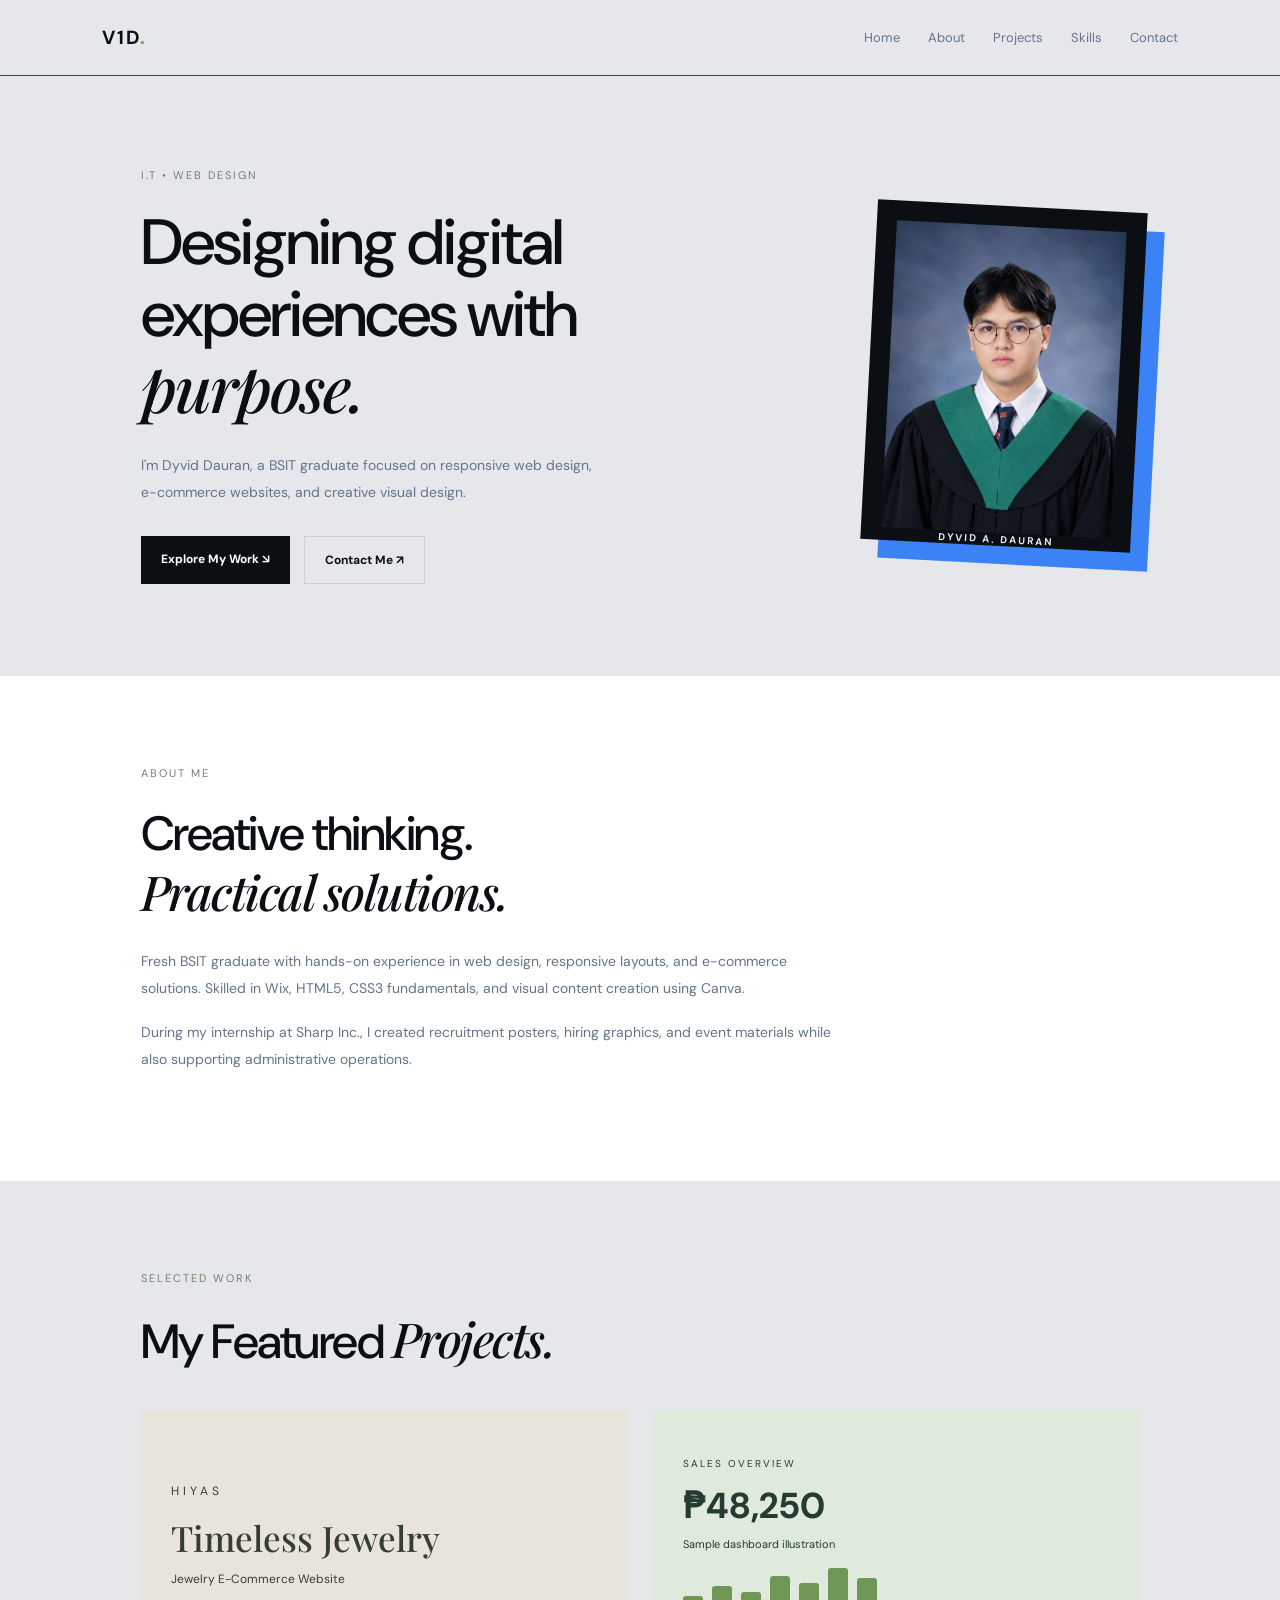
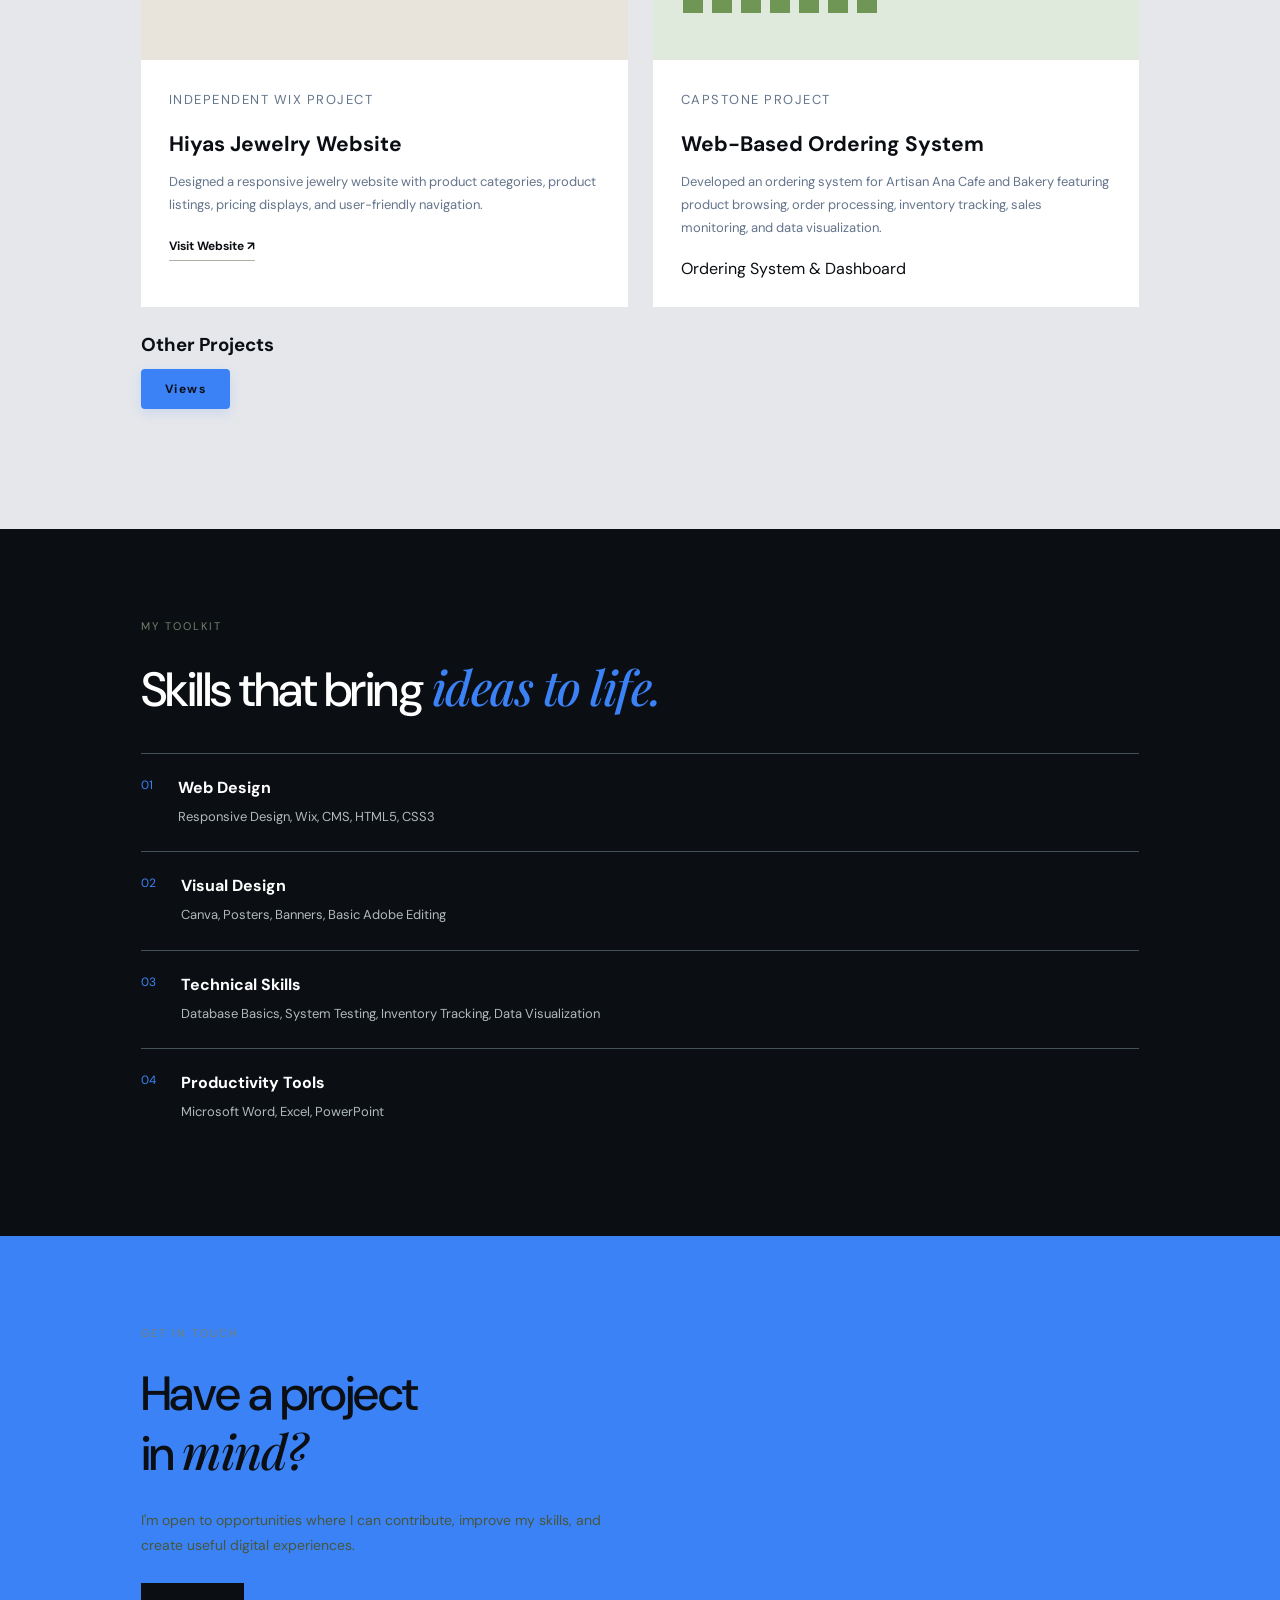
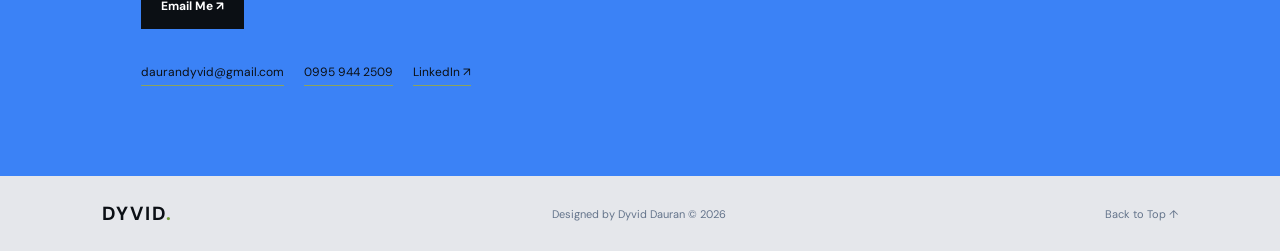
<file: index.html>
<!DOCTYPE html>
<html lang="en">
<head>
    <meta charset="UTF-8">
    <meta name="viewport" content="width=device-width, initial-scale=1.0">
    <title>Dyvid Dauran | Portfolio</title>
    <link rel="stylesheet" href="dyvid.css">
</head>
<body>

    <!-- Navigation -->
    <header>
        <a href="#home" class="logo">V1D<span>.</span></a>

        <nav>
            <a href="#home">Home</a>
            <a href="#about">About</a>
            <a href="#projects">Projects</a>
            <a href="#skills">Skills</a>
            <a href="#contact">Contact</a>
        </nav>
    </header>

    <!-- Hero Section -->
    <section class="hero" id="home">
        <div class="hero-content">
            <p class="eyebrow">I.T • WEB DESIGN</p>

            <h1>
                Designing digital<br>
                experiences with
                <em>purpose.</em>
            </h1>

            <p class="description">
                I'm Dyvid Dauran, a BSIT graduate focused on
                responsive web design, e-commerce websites,
                and creative visual design.
            </p>

            <div class="buttons">
                <a href="#projects" class="btn primary">
                    Explore My Work ↘
                </a>

                <a href="#contact" class="btn secondary">
                    Contact Me ↗
                </a>
            </div>
        </div>
<!-- Gawin itong Picture "Dyvid" -->        
        <div class="hero-card">
    <img src="me2.png"
         alt="My profile picture"
         class="profile-picture">

    <div class="card-bottom"><b>DYVID A. DAURAN</b></div>
</div>
    </section>

    <!-- About Section -->
    <section class="about section" id="about">
        <p class="section-label">ABOUT ME</p>

        <h2>Creative thinking.<br>
            <em>Practical solutions.</em>
        </h2>

        <p>
            Fresh BSIT graduate with hands-on experience in
            web design, responsive layouts, and e-commerce
            solutions. Skilled in Wix, HTML5, CSS3 fundamentals,
            and visual content creation using Canva.
        </p>

        <p>
            During my internship at Sharp Inc., I created
            recruitment posters, hiring graphics, and event
            materials while also supporting administrative
            operations.
        </p>
    </section>

    <!-- Projects Section -->
    <section class="projects section" id="projects">
        <p class="section-label">SELECTED WORK</p>
        <h2>My Featured <em>Projects.</em></h2>

        <div class="project-container">

            <article class="project">
                <div class="project-image jewelry">
                    <span>HIYAS</span>
                    <h3>Timeless Jewelry</h3>
                    <p>Jewelry E-Commerce Website</p>
                </div>

                <div class="project-info">
                    <p class="project-type">INDEPENDENT WIX PROJECT</p>
                    <h3>Hiyas Jewelry Website</h3>

                    <p>
                        Designed a responsive jewelry website
                        with product categories, product listings,
                        pricing displays, and user-friendly navigation.
                    </p>

                    <a href="https://daviddauran05.wixsite.com/hiyas"
                       target="_blank" rel="noopener"
                       class="project-link">
                        Visit Website ↗
                    </a>
                </div>
            </article>

            <article class="project">
                <div class="project-image dashboard">
                    <span>SALES OVERVIEW</span>
                    <h3>₱48,250</h3>
                    <p>Sample dashboard illustration</p>
                    <div class="chart-bars">
                        <i></i><i></i><i></i><i></i>
                        <i></i><i></i><i></i>
                    </div>
                </div>

                <div class="project-info">
                    <p class="project-type">CAPSTONE PROJECT</p>
                    <h3>Web-Based Ordering System</h3>

                    <p>
                        Developed an ordering system for Artisan
                        Ana Cafe and Bakery featuring product browsing,
                        order processing, inventory tracking,
                        sales monitoring, and data visualization.
                    </p>

                    <span>
                        Ordering System & Dashboard
                    </span>
                </div>
            </article>
            <!-- dito yung button para sa ibang project -->
<div class="projects-header-group">
    <h3>Other Projects</h3>
    <a href="projects.html" class="btn-link">
        <button class="modern-btn">Views</button>
    </a>
</div>

        </div>
    </section>

    <!-- Skills Section -->
    <section class="skills section" id="skills">
        <p class="section-label">MY TOOLKIT</p>
        <h2>Skills that bring <em>ideas to life.</em></h2>

        <div class="skill-list">
            <div class="skill">
                <span>01</span>
                <div>
                    <h3>Web Design</h3>
                    <p>Responsive Design, Wix, CMS, HTML5, CSS3</p>
                </div>
            </div>

            <div class="skill">
                <span>02</span>
                <div>
                    <h3>Visual Design</h3>
                    <p>Canva, Posters, Banners, Basic Adobe Editing</p>
                </div>
            </div>

            <div class="skill">
                <span>03</span>
                <div>
                    <h3>Technical Skills</h3>
                    <p>Database Basics, System Testing,
                       Inventory Tracking, Data Visualization</p>
                </div>
            </div>

            <div class="skill">
                <span>04</span>
                <div>
                    <h3>Productivity Tools</h3>
                    <p>Microsoft Word, Excel, PowerPoint</p>
                </div>
            </div>
        </div>
    </section>

    <!-- Contact Section -->
    <section class="contact section" id="contact">
        <p class="section-label">GET IN TOUCH</p>

        <h2>Have a project<br>in <em>mind?</em></h2>

        <p>
            I'm open to opportunities where I can contribute,
            improve my skills, and create useful digital experiences.
        </p>

        <a href="mailto:daurandyvid@gmail.com" class="btn primary">
            Email Me ↗
        </a>

        <div class="contact-details">
            <a href="mailto:daurandyvid@gmail.com">
                daurandyvid@gmail.com
            </a>

            <a href="tel:09959442509">0995 944 2509</a>

            <a href="https://www.linkedin.com/in/dyvid-dauran-5749a7404"
               target="_blank" rel="noopener">
                LinkedIn ↗
            </a>
        </div>
    </section>

    <!-- Footer -->
    <footer>
        <a href="#home" class="logo">DYVID<span>.</span></a>
        <p>Designed by Dyvid Dauran © 2026</p>
        <a href="#home">Back to Top ↑</a>
    </footer>

</body>
</html>
</file>
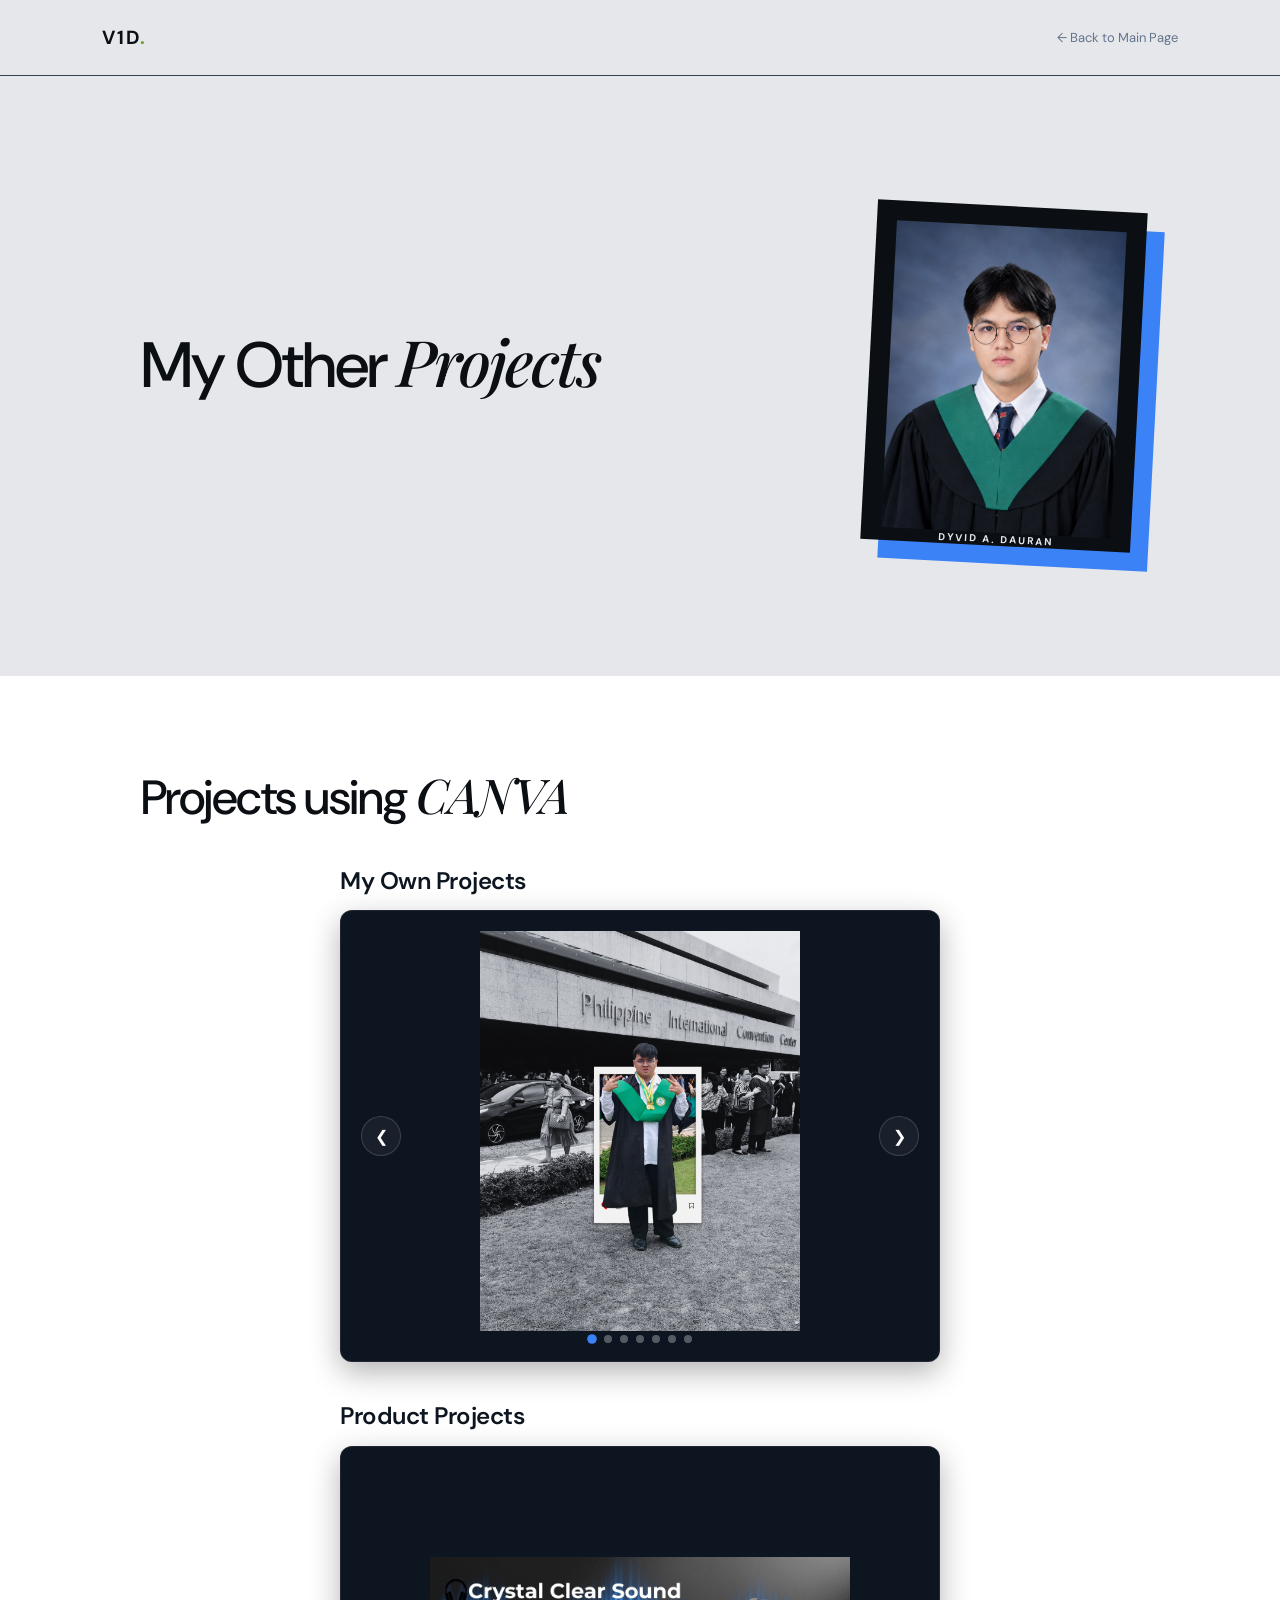
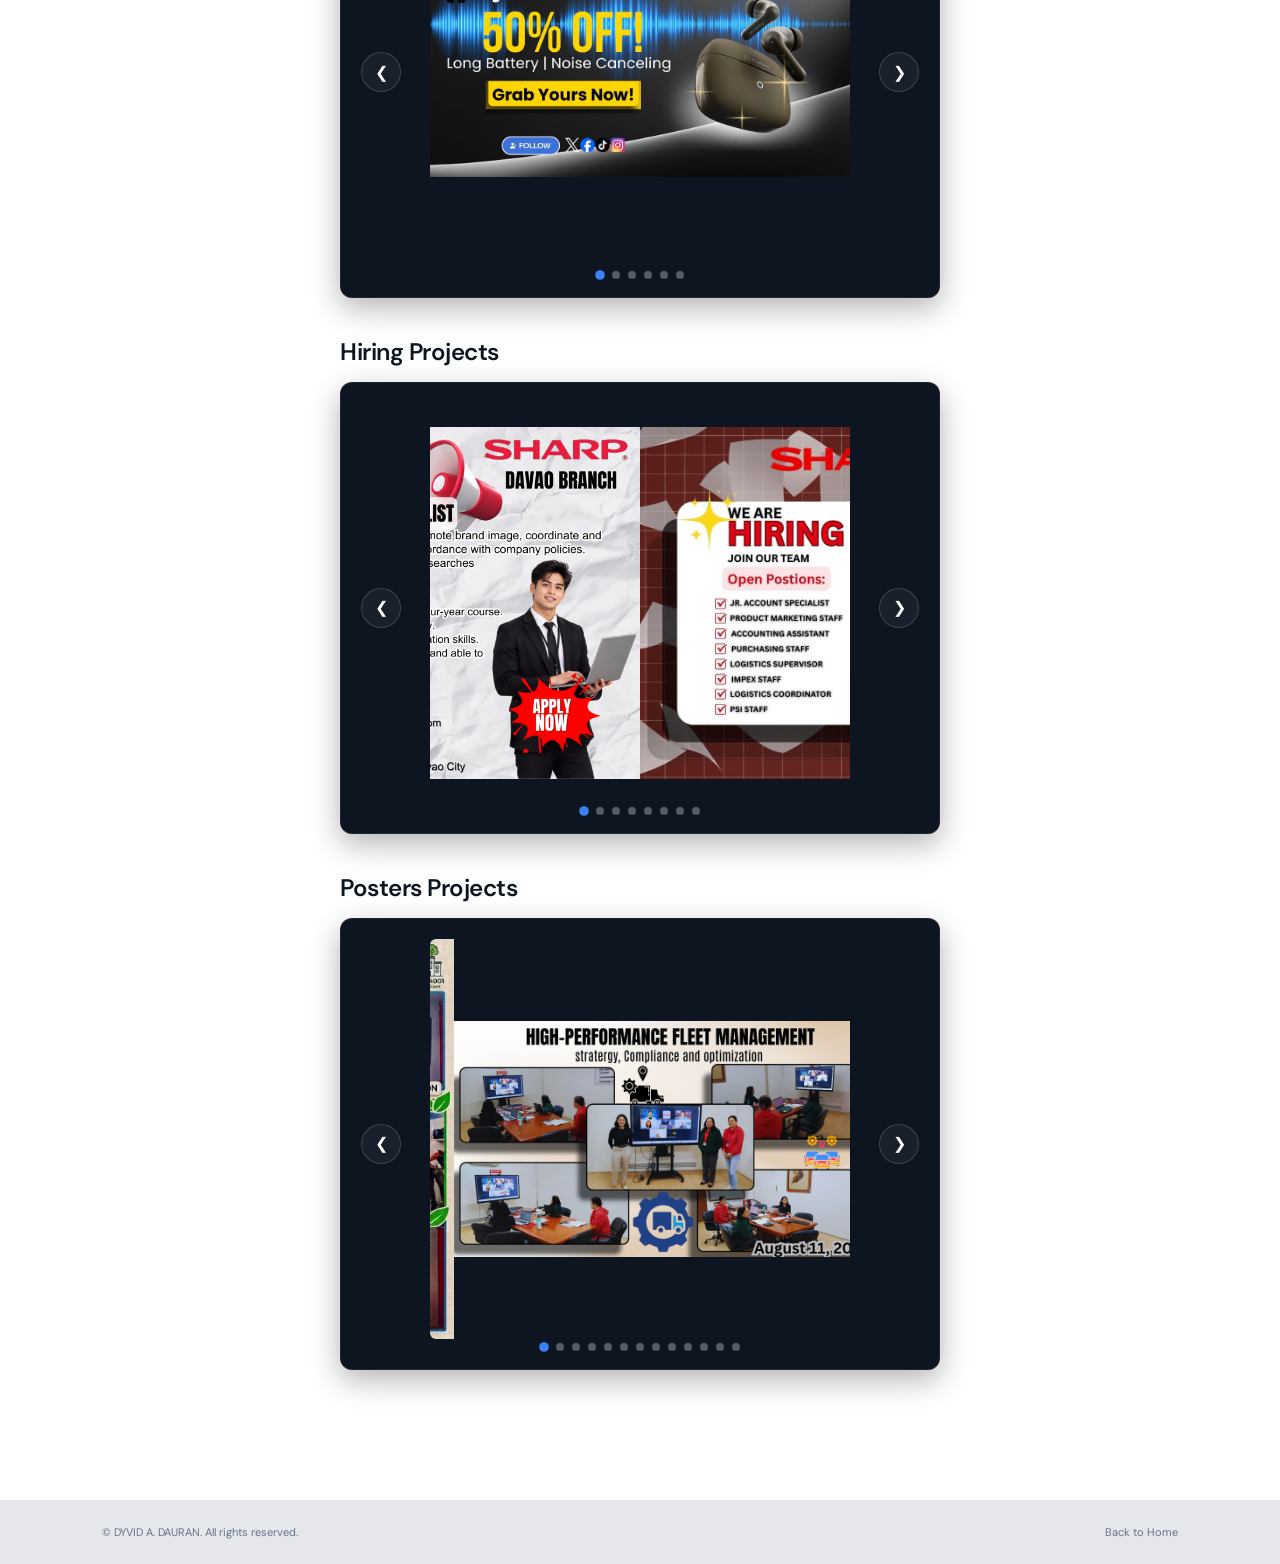
<file: projects.html>
<!DOCTYPE html>
<html lang="en">
<head>
    <meta charset="UTF-8">
    <meta name="viewport" content="width=device-width, initial-scale=1.0">
    <title>Other Projects | V1D</title>
    <link rel="stylesheet" href="dyvid.css">
    <link rel="stylesheet" href="projects.css">
</head>
<body>

    <!-- Navigation -->
    <header>
        <a href="index.html" class="logo">V1D<span>.</span></a>

        <nav>
            <a href="index.html">← Back to Main Page</a>
        </nav>
    </header>

<section class="hero">
    <h1>My Other <em>Projects</em></h1>
    
    <div class="hero-card">
    <img src="me2.png"
         alt="My profile picture"
         class="profile-picture">

    <div class="card-bottom"><b>DYVID A. DAURAN</b></div>
</div>
</section>

   <!-- Main Content Section -->
<section class="section about">

 <!-- FIRST CAROUSEL -->
  <h2>Projects using <em>CANVA</em></h2>
<div class="carousel-wrapper">
    <!-- Heading outside the card -->
    <h2 class="external-title">My Own Projects</h2>

    <!-- Carousel Card -->
    <div class="carousel-card">
        <button class="nav-arrow prev" onclick="moveSlide(this, -1)">&#10094;</button>

        <div class="carousel-display">
            <img class="slide active" src="1.png" alt="Design 1">
            <img class="slide" src="2.png" alt="Design 2">
            <img class="slide" src="3.png" alt="Design 3">
            <img class="slide" src="4.png" alt="Design 4">
             <img class="slide" src="5.png" alt="Design 5">
            <img class="slide" src="6.png" alt="Design 6">
            <img class="slide" src="7.png" alt="Design 7">
        </div>

        <button class="nav-arrow next" onclick="moveSlide(this, 1)">&#10095;</button>

        <div class="carousel-dots">
            <span class="dot active" onclick="currentSlide(this, 0)"></span>
            <span class="dot" onclick="currentSlide(this, 1)"></span>
            <span class="dot" onclick="currentSlide(this, 2)"></span>
            <span class="dot" onclick="currentSlide(this, 3)"></span>
            <span class="dot" onclick="currentSlide(this, 4)"></span>
            <span class="dot" onclick="currentSlide(this, 5)"></span>
            <span class="dot" onclick="currentSlide(this, 6)"></span>
        </div>
    </div>
</div>
<!-- SECOND CAROUSEL -->
<div class="carousel-wrapper">
    <!-- Heading outside the card -->
    <h2 class="external-title">Product Projects</h2>

    <!-- Carousel Card -->
    <div class="carousel-card">
        <button class="nav-arrow prev" onclick="moveSlide(this, -1)">&#10094;</button>

        <div class="carousel-display">
            <img class="slide active" src="product1.jpeg" alt="Design 1">
            <img class="slide" src="product2.png" alt="Design 2">
            <img class="slide" src="product3.jpeg" alt="Design 3">
            <img class="slide" src="product4.jpeg" alt="Design 4">
             <img class="slide" src="product5.png" alt="Design 5">
            <img class="slide" src="product6.png" alt="Design 6">
        </div>

        <button class="nav-arrow next" onclick="moveSlide(this, 1)">&#10095;</button>

        <div class="carousel-dots">
            <span class="dot active" onclick="currentSlide(this, 0)"></span>
            <span class="dot" onclick="currentSlide(this, 1)"></span>
            <span class="dot" onclick="currentSlide(this, 2)"></span>
            <span class="dot" onclick="currentSlide(this, 3)"></span>
            <span class="dot" onclick="currentSlide(this, 4)"></span>
            <span class="dot" onclick="currentSlide(this, 5)"></span>
        </div>
    </div>
</div>

<!-- THIRD CAROUSEL -->
<div class="carousel-wrapper">
    <!-- Heading outside the card -->
    <h2 class="external-title">Hiring Projects</h2>

    <!-- Carousel Card -->
    <div class="carousel-card">
        <button class="nav-arrow prev" onclick="moveSlide(this, -1)">&#10094;</button>

        <div class="carousel-display">
            <img class="slide active" src="hiring1.png" alt="Design 1">
            <img class="slide" src="hiring2.png" alt="Design 2">
            <img class="slide" src="hiring3.png" alt="Design 3">
            <img class="slide" src="hiring4.png" alt="Design 4">
            <img class="slide active" src="hiring5.jpg" alt="Design 5">
            <img class="slide" src="hiring6.png" alt="Design 6">
            <img class="slide" src="hiring7.png" alt="Design 7">
            <img class="slide" src="hiring8.png" alt="Design 8">
        </div>

        <button class="nav-arrow next" onclick="moveSlide(this, 1)">&#10095;</button>

        <div class="carousel-dots">
            <span class="dot active" onclick="currentSlide(this, 0)"></span>
            <span class="dot" onclick="currentSlide(this, 1)"></span>
            <span class="dot" onclick="currentSlide(this, 2)"></span>
            <span class="dot" onclick="currentSlide(this, 3)"></span>
             <span class="dot" onclick="currentSlide(this, 4)"></span>
            <span class="dot" onclick="currentSlide(this, 5)"></span>
            <span class="dot" onclick="currentSlide(this, 6)"></span>
             <span class="dot" onclick="currentSlide(this, 7)"></span>
        </div>
    </div>
</div>

<!-- FOURTH CAROUSEL -->
<div class="carousel-wrapper">
    <!-- Heading outside the card -->
    <h2 class="external-title">Posters Projects</h2>

    <!-- Carousel Card -->
    <div class="carousel-card">
        <button class="nav-arrow prev" onclick="moveSlide(this, -1)">&#10094;</button>

        <div class="carousel-display">
            <img class="slide active" src="p1.jpeg" alt="Design 1">
            <img class="slide" src="p2.png" alt="Design 2">
            <img class="slide" src="p3.png" alt="Design 3">
            <img class="slide" src="p4.png" alt="Design 4">
            <img class="slide active" src="p5.png" alt="Design 5">
            <img class="slide" src="p6.png" alt="Design 6">
            <img class="slide" src="p7.png" alt="Design 7">
            <img class="slide" src="p8.png" alt="Design 8">
            <img class="slide" src="p9.png" alt="Design 9">
            <img class="slide active" src="p10.png" alt="Design 10">
            <img class="slide" src="p11.png" alt="Design 11">
            <img class="slide" src="p12.png" alt="Design 12">
            <img class="slide" src="p13.png" alt="Design 13">
        </div>

        <button class="nav-arrow next" onclick="moveSlide(this, 1)">&#10095;</button>

        <div class="carousel-dots">
            <span class="dot active" onclick="currentSlide(this, 0)"></span>
            <span class="dot" onclick="currentSlide(this, 1)"></span>
            <span class="dot" onclick="currentSlide(this, 2)"></span>
            <span class="dot" onclick="currentSlide(this, 3)"></span>
             <span class="dot" onclick="currentSlide(this, 4)"></span>
            <span class="dot" onclick="currentSlide(this, 5)"></span>
            <span class="dot" onclick="currentSlide(this, 6)"></span>
             <span class="dot" onclick="currentSlide(this, 7)"></span>
             <span class="dot" onclick="currentSlide(this, 8)"></span>
            <span class="dot" onclick="currentSlide(this, 9)"></span>
            <span class="dot" onclick="currentSlide(this, 10)"></span>
             <span class="dot" onclick="currentSlide(this, 11)"></span>
            <span class="dot" onclick="currentSlide(this, 12)"></span>
        </div>
    </div>
</div>
    </section>

    <!-- Footer -->
    <footer>
        <p>© DYVID A. DAURAN. All rights reserved.</p>
        <a href="index.html">Back to Home</a>
    </footer>

    <script src="projects.js"></script>
</body>
</html>
</file>
<file: dyvid.css>
/* GENERAL STYLES */
@import url('https://fonts.googleapis.com/css2?family=DM+Sans:wght@400;500;600;700&family=Playfair+Display:ital,wght@0,500;0,600;1,500&display=swap');

:root {
    --navy: #0B0F14;       /* Deep Navy */
    --cream: #E5E7EB;      /* Light Gray */
    --white: #FFFFFF;      /* White */
    --green: #3B82F6;      /* Electric Blue */
    --gray: #64748B;       /* Supporting Gray */
    --line: #334155;       /* Slate Blue */

    --charcoal: #1F2937;   /* Cards and Panels */
    --slate: #334155;      /* Secondary Color */
    --blue: #3B82F6;       /* Accent Color */
    --light-gray: #E5E7EB; /* Light Section Background */
}

* {
    margin: 0;
    padding: 0;
    box-sizing: border-box;
}

html {
    scroll-behavior: smooth;
    scroll-padding-top: 90px;
}

body {
    font-family: 'DM Sans', sans-serif;
    background: var(--cream);
    color: var(--navy);
}

a {
    text-decoration: none;
    color: inherit;
}

section {
    scroll-margin-top: 90px;
}

/* NAVIGATION */
header {
    display: flex;
    justify-content: space-between;
    align-items: center;
    padding: 25px 8%;
    border-bottom: 1px solid var(--line);
    position: sticky;
    top: 0;
    background: var(--cream);
    z-index: 10;
}

.logo {
    font-size: 19px;
    font-weight: 700;
    letter-spacing: 2px;
}

.logo span {
    color: #719b37;
}

nav {
    display: flex;
    gap: 28px;
}

nav a {
    font-size: 13px;
    color: var(--gray);
    transition: color 0.3s;
}

nav a:hover {
    color: var(--navy);
}

/* HERO */
.hero {
    min-height: 600px;
    padding: 85px 11%;
    display: flex;
    align-items: center;
    justify-content: space-between;
    gap: 45px;
}

.hero-content {
    max-width: 580px;
}

.eyebrow,
.section-label {
    font-size: 11px;
    letter-spacing: 2px;
    color: #74806d;
    margin-bottom: 25px;
}

h1 {
    font-size: clamp(40px, 5vw, 65px);
    font-weight: 500;
    line-height: 1.12;
    letter-spacing: -2px;
    margin-bottom: 25px;
}

h1 em,
h2 em {
    font-family: 'Playfair Display', serif;
    font-weight: 500;
}

.description {
    max-width: 460px;
    font-size: 14px;
    line-height: 1.9;
    color: var(--gray);
}

.buttons {
    display: flex;
    gap: 14px;
    margin-top: 30px;
    flex-wrap: wrap;
}

.btn {
    display: inline-block;
    padding: 15px 20px;
    font-size: 12px;
    font-weight: 700;
    transition: transform 0.3s;
}

.btn:hover {
    transform: translateY(-3px);
}

.primary {
    background: var(--navy);
    color: white;
}

.secondary {
    border: 1px solid #cbd0c8;
}

/* DECORATIVE HERO CARD */
.hero-card {
    background: var(--navy);
    color: var(--cream);
    width: 270px;
    height: 340px;
    padding: 20px;
    display: flex;
    flex-direction: column;
    justify-content: space-between;
    flex-shrink: 0;
    box-shadow: 18px 18px 0 var(--green);
    transform: rotate(3deg);
}

.card-bottom {
    display: flex;
    justify-content: center; 
    align-items: center;     
    text-align: center;      
    width: 100%;             
}

.card-top,
.card-bottom {
    font-size: 10px;
    letter-spacing: 2px;
}

.monogram {
    text-align: center;
    font-family: 'Playfair Display', serif;
    font-size: 115px;
    color: var(--green);
}

.monogram span {
    color: var(--cream);
    font-style: italic;
    font-size: 85px;
}

/* SECTION LAYOUT */
.section {
    padding: 90px 11%;
}

h2 {
    font-size: clamp(34px, 4vw, 48px);
    font-weight: 500;
    letter-spacing: -1.5px;
    line-height: 1.2;
    margin-bottom: 25px;
}

/* ABOUT */
.about {
    background: var(--white);
}

.about > p:not(.section-label) {
    max-width: 700px;
    color: var(--gray);
    font-size: 14px;
    line-height: 1.9;
    margin-bottom: 18px;
}

/* PROJECTS */
.project-container {
    display: grid;
    grid-template-columns: 1fr 1fr;
    gap: 25px;
    margin-top: 40px;
}

.project {
    background: var(--white);
    min-width: 0;
}

.project-image {
    height: 250px;
    padding: 30px;
    display: flex;
    flex-direction: column;
    justify-content: center;
    overflow: hidden;
}

.jewelry {
    background: #e8e4dc;
    color: #363d35;
}

.jewelry span {
    font-size: 12px;
    letter-spacing: 4px;
    margin-bottom: 15px;
}

.jewelry h3 {
    font-family: 'Playfair Display', serif;
    font-size: 35px;
    font-weight: 500;
}

.jewelry p {
    font-size: 12px;
    margin-top: 10px;
}

.dashboard {
    background: #dfe9dc;
    color: #243b32;
}

.dashboard > span {
    font-size: 10px;
    letter-spacing: 2px;
    margin-bottom: 12px;
}

.dashboard h3 {
    font-size: 36px;
    margin-bottom: 8px;
}

.dashboard p {
    font-size: 11px;
}

.chart-bars {
    height: 50px;
    display: flex;
    align-items: flex-end;
    gap: 9px;
    margin-top: 12px;
}

.chart-bars i {
    width: 20px;
    background: #6f9655;
    border-radius: 3px 3px 0 0;
}

.chart-bars i:nth-child(1) { height: 35%; }
.chart-bars i:nth-child(2) { height: 55%; }
.chart-bars i:nth-child(3) { height: 42%; }
.chart-bars i:nth-child(4) { height: 75%; }
.chart-bars i:nth-child(5) { height: 60%; }
.chart-bars i:nth-child(6) { height: 90%; }
.chart-bars i:nth-child(7) { height: 70%; }

.project-info {
    padding: 28px;
}

.project-type {
    font-size: 10px;
    letter-spacing: 1.5px;
    color: #7b857b;
    margin-bottom: 14px;
}

.project-info h3 {
    font-size: 21px;
    margin-bottom: 12px;
}

.project-info p {
    font-size: 13px;
    color: var(--gray);
    line-height: 1.8;
    margin-bottom: 18px;
}

.project-link {
    display: inline-block;
    font-size: 12px;
    font-weight: 700;
    border-bottom: 1px solid #a9b2a4;
    padding-bottom: 6px;
}

/* MODERN BUTTON DESIGN */
.btn-link {
    text-decoration: none;
    display: inline-block;
    margin-top: 15px;
}

.modern-btn {
    background: var(--green);
    color: var(--navy);
    font-family: 'DM Sans', sans-serif;
    font-size: 12px;
    font-weight: 700;
    letter-spacing: 1.5px;
    padding: 12px 24px;
    border: none;
    border-radius: 4px;
    cursor: pointer;
    transition: all 0.3s ease;
    box-shadow: 0 4px 12px rgba(59, 130, 246, 0.15);
}

.modern-btn:hover {
    transform: translateY(-3px);
    background: var(--navy);
    color: var(--white);
    box-shadow: 0 6px 16px rgba(11, 15, 20, 0.25);
}

.projects-header-group {
    display: flex;
    flex-direction: column;
    align-items: flex-start; /* Change to 'center' if you want everything centered */
    margin-bottom: 30px;
}

/* Adjusts spacing right above the button */
.projects-header-group .btn-link {
    margin-top: 12px;
}

/* SKILLS */
.skills {
    background: var(--navy);
    color: var(--white);
}

.skills h2 em {
    color: var(--green);
}

.skill-list {
    margin-top: 35px;
}

.skill {
    display: flex;
    gap: 25px;
    padding: 23px 0;
    border-top: 1px solid #465057;
}

.skill > span {
    color: var(--green);
    font-size: 12px;
}

.skill h3 {
    font-size: 16px;
    margin-bottom: 8px;
}

.skill p {
    color: #b1bab8;
    font-size: 13px;
    line-height: 1.7;
}

/* CONTACT */
.contact {
    background: var(--green);
}

.contact > p:not(.section-label) {
    max-width: 500px;
    color: #48563c;
    font-size: 14px;
    line-height: 1.8;
    margin-bottom: 25px;
}

.contact-details {
    display: flex;
    flex-wrap: wrap;
    gap: 20px;
    margin-top: 35px;
    font-size: 12px;
}

.contact-details a {
    border-bottom: 1px solid #8ca35c;
    padding-bottom: 5px;
}

/* FOOTER */
footer {
    padding: 25px 8%;
    display: flex;
    align-items: center;
    justify-content: space-between;
    gap: 20px;
    flex-wrap: wrap;
}

footer p,
footer > a:last-child {
    font-size: 11px;
    color: var(--gray);
}

/* MOBILE RESPONSIVE */
@media (max-width: 800px) {
    .hero {
        padding: 65px 7%;
        gap: 30px;
    }

    .hero-card {
        width: 220px;
        height: 290px;
    }

    .monogram {
        font-size: 90px;
    }

    .section {
        padding: 70px 7%;
    }

    .project-container {
        grid-template-columns: 1fr;
    }
}

@media (max-width: 560px) {
    header {
        padding: 20px 6%;
        flex-wrap: wrap;
        gap: 18px;
    }

    nav {
        width: 100%;
        gap: 15px;
        flex-wrap: wrap;
    }

    nav a {
        font-size: 12px;
    }

    .hero {
        flex-direction: column;
        align-items: flex-start;
    }

    .hero-card {
        align-self: center;
        margin: 25px 15px 15px 0;
    }

    .section {
        padding: 60px 6%;
    }

    .contact-details {
        flex-direction: column;
        align-items: flex-start;
    }

    footer {
        padding: 25px 6%;
    }
}
</file>
<file: projects.css>
/* CAROUSEL CONTAINER CARD */
.carousel-card {
    position: relative;
    background: #0d1520; 
    border: 1px solid rgba(255, 255, 255, 0.08);
    border-radius: 12px;
    padding: 20px 30px 30px 30px;
    width: 100%; 
    margin: 0;   
    display: flex;
    flex-direction: column;
    align-items: center;
    box-shadow: 0 10px 30px rgba(0, 0, 0, 0.3);
    transition: transform 0.3s ease, box-shadow 0.3s ease;
}

/* When you hover over the carousel card */
.carousel-card:hover {
    transform: translateY(-5px); /* Lifts the card up slightly */
    box-shadow: 0 25px 50px rgba(0, 0, 0, 0.6); /* Expands the shadow */
}

/* WRAPPER TO KEEP TITLE AND CAROUSEL ALIGNED */
.carousel-wrapper {
    max-width: 600px; 
    margin: 40px auto;
    display: flex;
    flex-direction: column;
    align-items: flex-start;
}

/* EXTERNAL TITLE STYLING */
.external-title {
    font-size: 24px;
    font-weight: 600;
    color: #0d1520;
    margin-bottom: 15px;
    letter-spacing: -0.5px;
}

/* IMAGE DISPLAY AREA */
.carousel-display {
    width: 100%;
    max-width: 420px;
    height: 400px;
    display: flex;
    justify-content: center;
    align-items: center;
    overflow: hidden;
    border-radius: 6px;
}

.carousel-display .slide {
    display: none;
    width: 100%;
    height: 100%;
    object-fit: contain; 
}

.carousel-display .slide.active {
    display: block;
}

/* ARROW BUTTONS */
.nav-arrow {
    position: absolute;
    top: 50%;
    transform: translateY(-50%);
    background: rgba(255, 255, 255, 0.05);
    color: #ffffff;
    border: 1px solid rgba(255, 255, 255, 0.15);
    width: 40px;
    height: 40px;
    border-radius: 50%;
    font-size: 16px;
    cursor: pointer;
    display: flex;
    align-items: center;
    justify-content: center;
    transition: all 0.3s ease;
    z-index: 5;
}

.nav-arrow:hover {
    background: var(--blue);
    border-color: var(--blue);
}

.nav-arrow.prev { left: 20px; }
.nav-arrow.next { right: 20px; }

/* DOT INDICATORS */
.carousel-dots {
    position: absolute;
    bottom: 18px;
    display: flex;
    gap: 8px;
}

.dot {
    width: 8px;
    height: 8px;
    background: rgba(255, 255, 255, 0.3);
    border-radius: 50%;
    cursor: pointer;
    transition: all 0.3s ease;
}

.dot.active {
    background: var(--blue);
    transform: scale(1.2);
}
</file>
